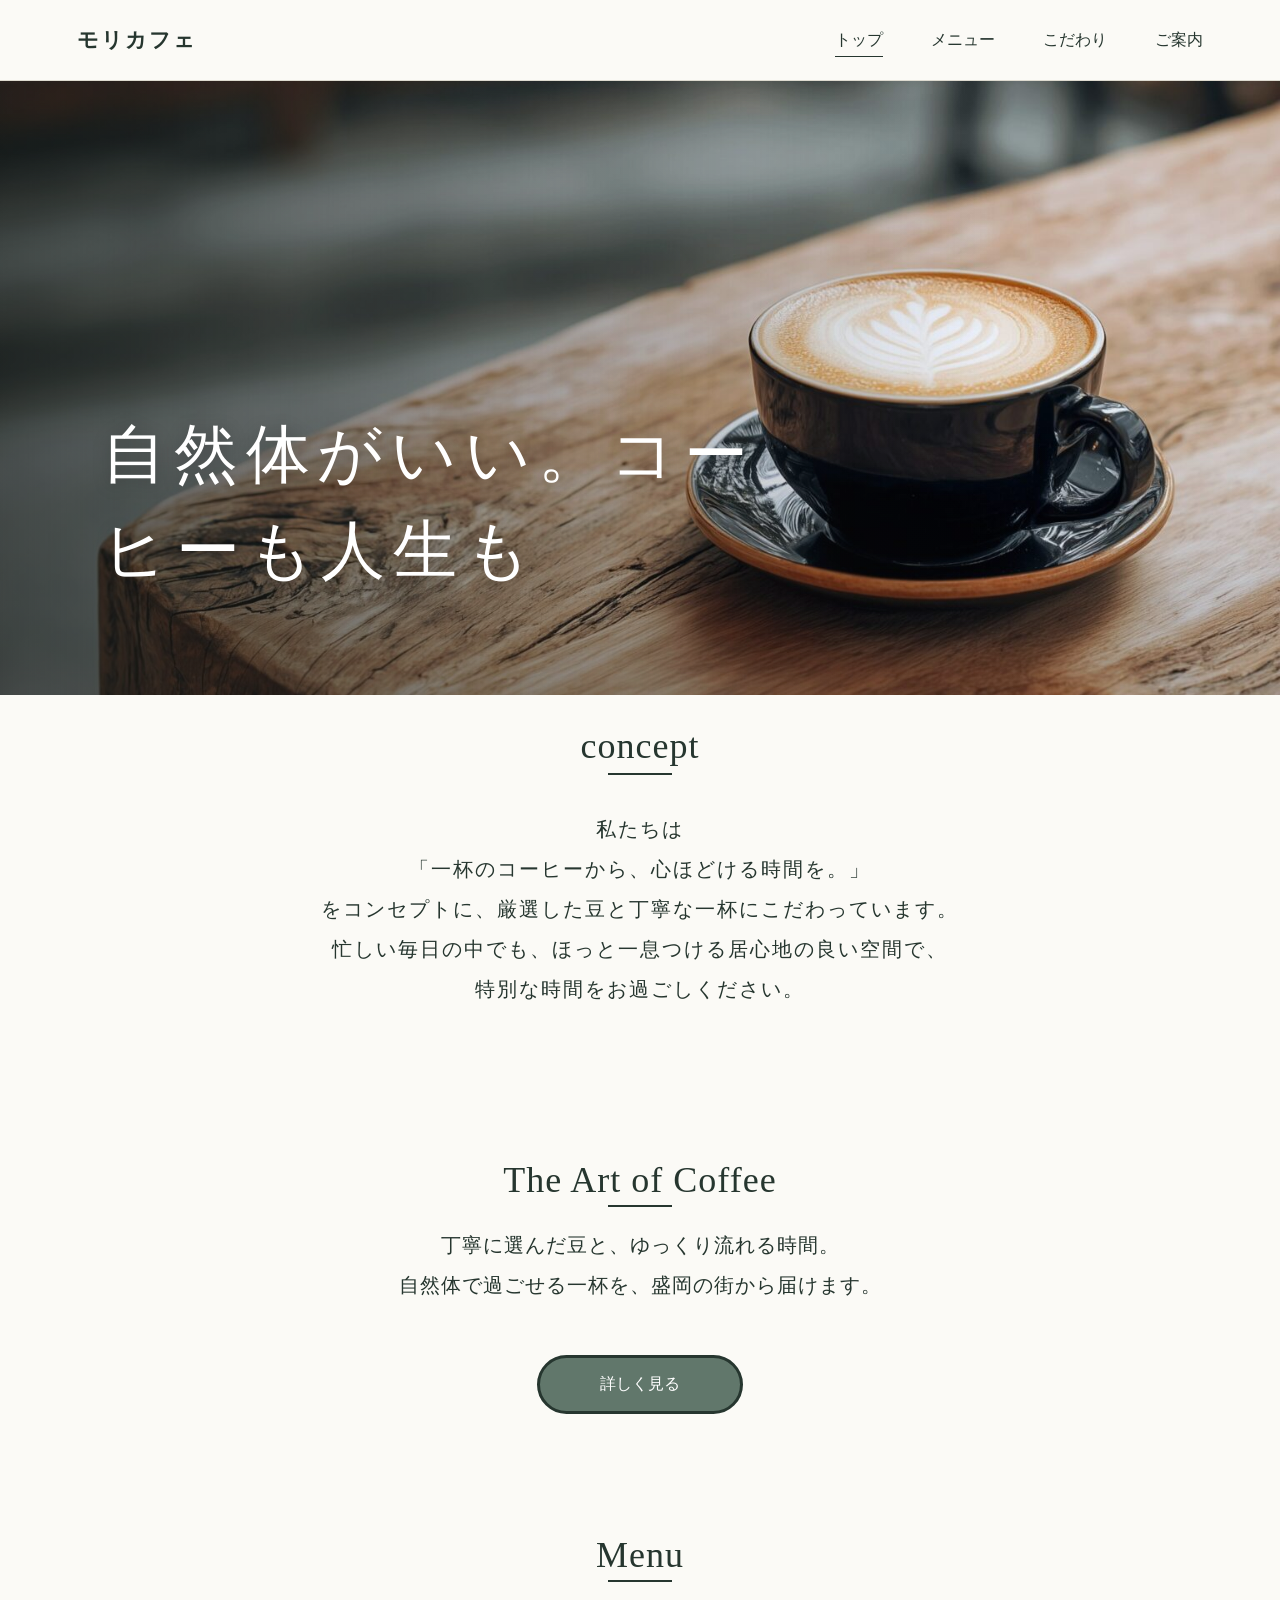
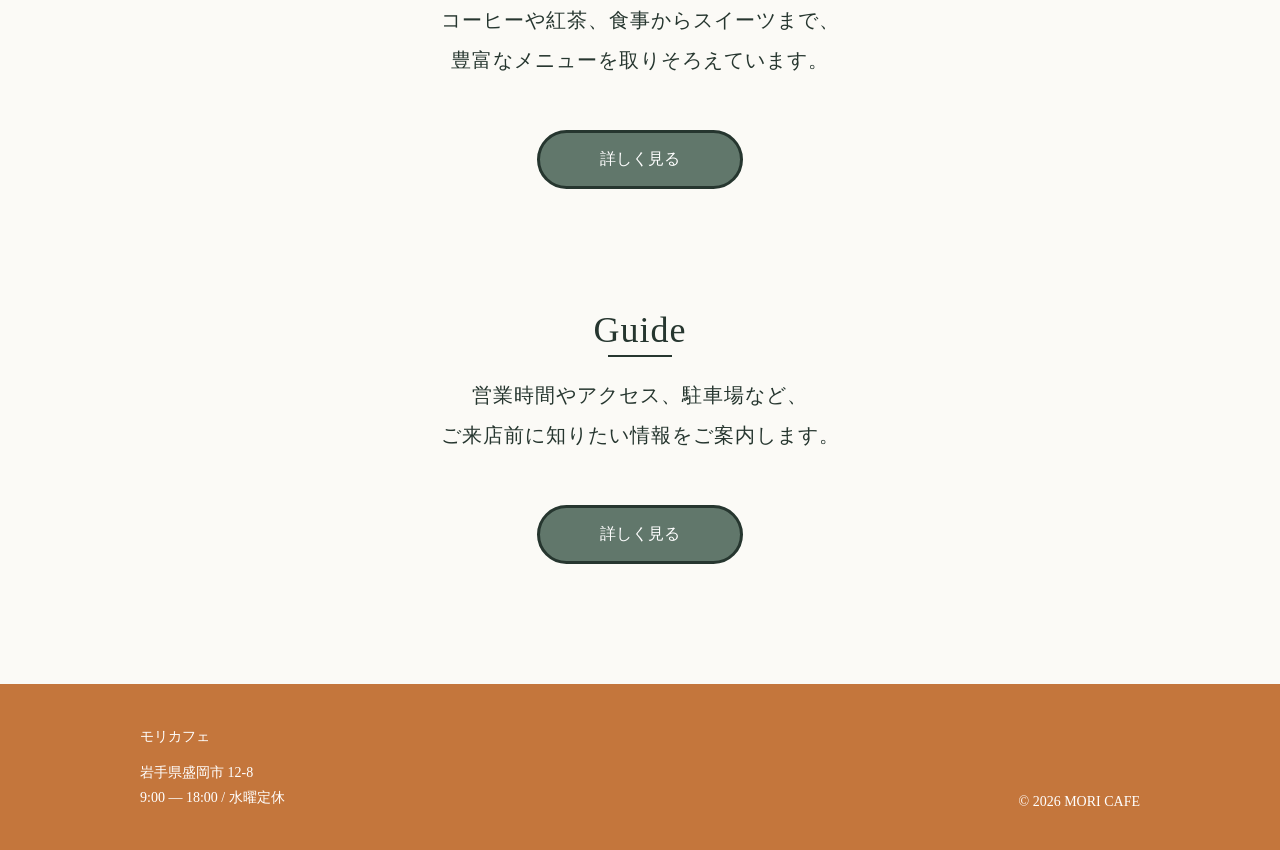
<file: index.html>
<!DOCTYPE html>
<html lang="ja">

<head>
    <meta charset="UTF-8">
    <meta name="viewport" content="width=device-width, initial-scale=1.0">
    <link rel="stylesheet" href="style.css">
    <link rel="stylesheet" href="top.css">
    <title>モリカフェ-トップページ</title>
</head>

<body>

    <!-- ヘッダー -->
    <header class="site-header">
        <div class="header-inner">
            <h1 class="logo">モリカフェ</h1>
            <nav class="nav">
                <ul>
                    <li><a href="#" aria-current="page">トップ</a></li>
                    <li><a href="menu.html">メニュー</a></li>
                    <li><a href="recommendation.html">こだわり</a></li>
                    <li><a href="guide.html">ご案内</a></li>
                </ul>
            </nav>
        </div>
    </header>
    <main class="main-color">
        <!-- メインビジュアル -->
        <div class="main-visual">
            <img src="img/top-cofe.jpg" alt="テーブルの上のコーヒー">
            <div class="main-visual-text">自然体がいい。コーヒーも人生も</div>
        </div>
        <section class="section-content">
            <!-- コンセプト -->
            <p class="concept-heading">concept</p>
            <p class="concept-title">
                私たちは<br>「一杯のコーヒーから、心ほどける時間を。」<br>をコンセプトに、厳選した豆と丁寧な一杯にこだわっています。<br>忙しい毎日の中でも、ほっと一息つける居心地の良い空間で、<br>特別な時間をお過ごしください。
            </p>
            <!-- お店のこだわりページへの導線 -->
            <p class="content-heading">The Art of Coffee</p>
            <p class="content-text">丁寧に選んだ豆と、ゆっくり流れる時間。<br>自然体で過ごせる一杯を、盛岡の街から届けます。</p>
            <a class="content-link" href="recommendation.html">詳しく見る</a>

            <!-- メニューページへの導線 -->
            <p class="content-heading">Menu</p>
            <p class="content-text">コーヒーや紅茶、食事からスイーツまで、<br>豊富なメニューを取りそろえています。</p>
            <a class="content-link" href="menu.html">詳しく見る</a>
            <!-- ガイドページへの導線 -->
            <p class="content-heading">Guide</p>
            <p class="content-text">営業時間やアクセス、駐車場など、<br>ご来店前に知りたい情報をご案内します。</p>
            <a class="content-link" href="guide.html">詳しく見る</a>
        </section>
    </main>

    <!-- フッター -->
    <footer class="site-footer">
        <div class="footer-inner">
            <div class="footer-info">
                <p class="footer-shop-name">モリカフェ</p>
                <p>岩手県盛岡市 12-8</p>
                <p>9:00 — 18:00 / 水曜定休</p>
            </div>
            <div class="footer-copyright">
                <p>&copy; 2026 MORI CAFE</p>
            </div>
        </div>
    </footer>
</body>

</html>
</file>
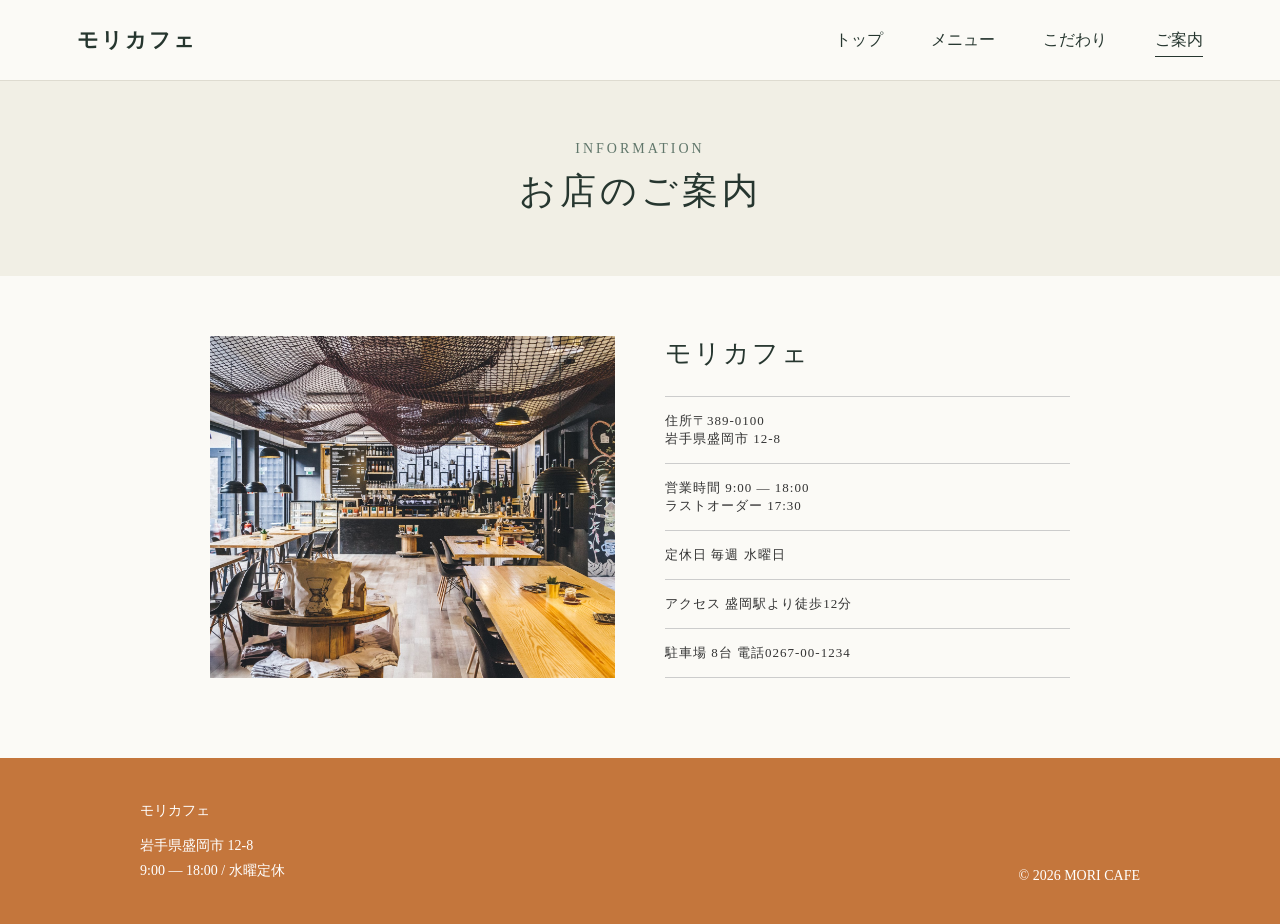
<file: guide.html>
<!DOCTYPE html>
<html lang="ja">

<head>
    <meta charset="UTF-8">
    <meta name="viewport" content="width=device-width, initial-scale=1.0">
    <title>モリカフェ - お店のご案内</title>
    <link rel="stylesheet" href="guide.css">
    <link rel="stylesheet" href="style.css">
</head>

<body>

    <!-- ヘッダー -->
    <header class="site-header">
        <div class="header-inner">
            <h1 class="logo">モリカフェ</h1>
            <nav class="nav">
                <ul>
                    <li><a href="index.html">トップ</a></li>
                    <li><a href="menu.html">メニュー</a></li>
                    <li><a href="recommendation.html">こだわり</a></li>
                    <li><a href="#" aria-current="page">ご案内</a></li>
                </ul>
            </nav>
        </div>
    </header>

    <section class="hero-section">
        <p class="en-title">information</p>
        <h2 class="main-title">お店のご案内</h2>
    </section>

    <main class="container">
        <div class="info-content">
            <div class="info-image">
                <img src="img/cafe-interior.jpg" alt="モリカフェの内観">
            </div>
            <div class="info-details">
                <h3 class="shop-name">モリカフェ</h3>

                <div class="info-item">
                    <p>住所〒389-0100<br>岩手県盛岡市 12-8</p>
                </div>

                <div class="info-item">
                    <p>営業時間 9:00 — 18:00<br>ラストオーダー 17:30</p>
                </div>

                <div class="info-item">
                    <p>定休日 毎週 水曜日</p>
                </div>

                <div class="info-item">
                    <p>アクセス 盛岡駅より徒歩12分</p>
                </div>

                <div class="info-item">
                    <p>駐車場 8台 電話0267-00-1234</p>
                </div>
            </div>
        </div>
    </main>

    <!-- フッター -->
    <footer class="site-footer">
        <div class="footer-inner">
            <div class="footer-info">
                <p class="footer-shop-name">モリカフェ</p>
                <p>岩手県盛岡市 12-8</p>
                <p>9:00 — 18:00 / 水曜定休</p>
            </div>
            <div class="footer-copyright">
                <p>&copy; 2026 MORI CAFE</p>
            </div>
        </div>
    </footer>

</body>

</html>
</file>
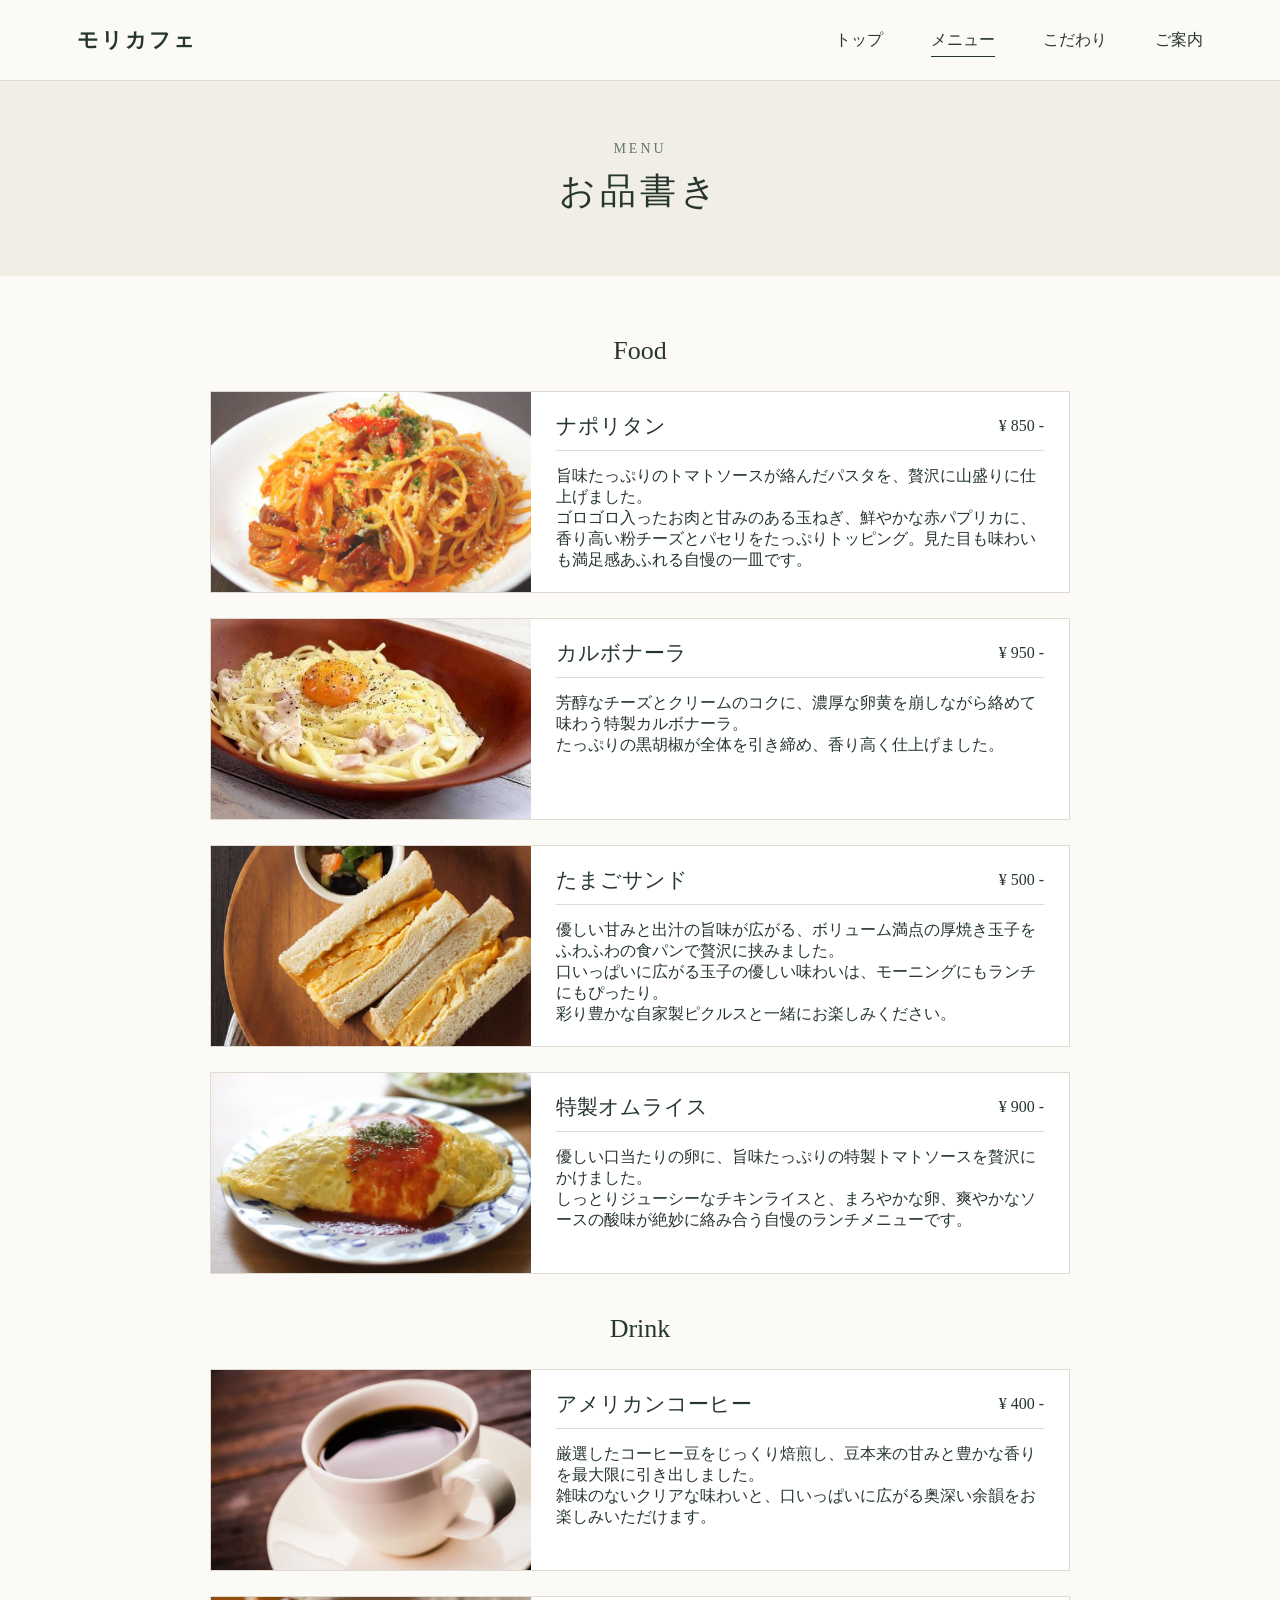
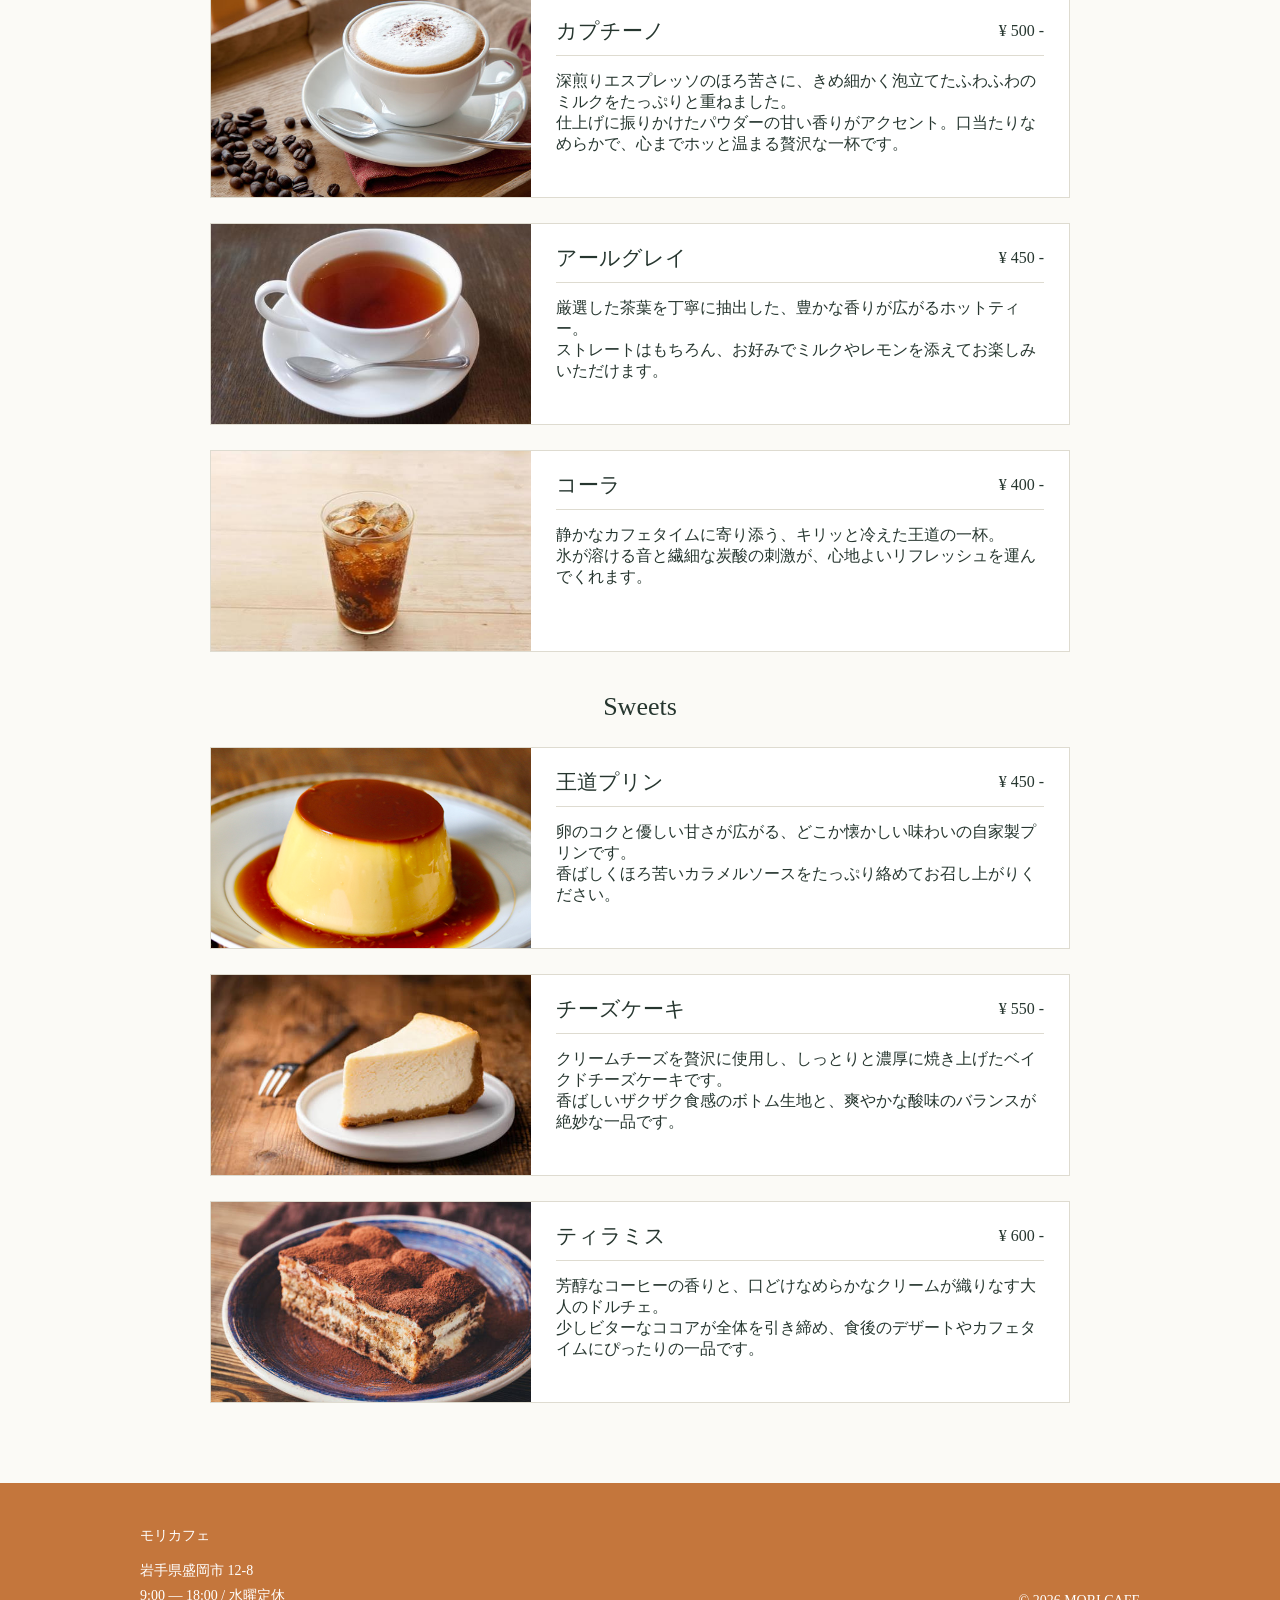
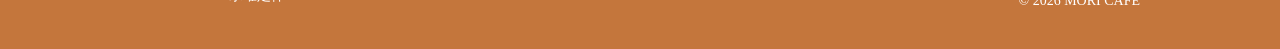
<file: menu.html>
<!DOCTYPE html>
<html lang="ja">

<head>
    <meta charset="UTF-8">
    <meta name="viewport" content="width=device-width, initial-scale=1.0">
    <title>ご提供メニュー</title>
    <link rel="stylesheet" href="style.css">
    <link rel="stylesheet" href="menu.css">
</head>

<body>
    <!-- ヘッダー -->
    <header class="site-header">
        <div class="header-inner">
            <h1 class="logo">モリカフェ</h1>
            <nav class="nav">
                <ul>
                    <li><a href="index.html">トップ</a></li>
                    <li><a href="#" aria-current="page">メニュー</a></li>
                    <li><a href="recommendation.html">こだわり</a></li>
                    <li><a href="guide.html">ご案内</a></li>
                </ul>
            </nav>
        </div>
    </header>

    <section class="hero-section">
        <p class="en-title">menu</p>
        <h2 class="main-title">お品書き</h2>
    </section>

    <main class="content-inner">
    <h2 class="section-title">Food</h2>

    <div class="menu-card">
      <div class="menu-card-img">
        <img src="img/napoli.jpg" alt="ナポリタン">
      </div>
      <div class="menu-card-body">
        <div class="menu-card-header">
          <h3>ナポリタン</h3>
          <span class="price">¥ 850 -</span>
        </div>
        <p class="description">
          旨味たっぷりのトマトソースが絡んだパスタを、贅沢に山盛りに仕上げました。<br>
          ゴロゴロ入ったお肉と甘みのある玉ねぎ、鮮やかな赤パプリカに、<br>
          香り高い粉チーズとパセリをたっぷりトッピング。見た目も味わいも満足感あふれる自慢の一皿です。
        </p>
      </div>
    </div>

    <div class="menu-card">
      <div class="menu-card-img">
        <img src="img/karubo.jpg" alt="カルボナーラ">
      </div>
      <div class="menu-card-body">
        <div class="menu-card-header">
          <h3>カルボナーラ</h3>
          <span class="price">¥ 950 -</span>
        </div>
        <p class="description">
          芳醇なチーズとクリームのコクに、濃厚な卵黄を崩しながら絡めて味わう特製カルボナーラ。<br>
          たっぷりの黒胡椒が全体を引き締め、香り高く仕上げました。

        </p>
      </div>
    </div>

    <div class="menu-card">
      <div class="menu-card-img">
        <img src="img/TKP.avif" alt="たまごサンド">
      </div>
      <div class="menu-card-body">
        <div class="menu-card-header">
          <h3>たまごサンド</h3>
          <span class="price">¥ 500 -</span>
        </div>
        <p class="description">
         優しい甘みと出汁の旨味が広がる、ボリューム満点の厚焼き玉子をふわふわの食パンで贅沢に挟みました。<br>
         口いっぱいに広がる玉子の優しい味わいは、モーニングにもランチにもぴったり。<br>
         彩り豊かな自家製ピクルスと一緒にお楽しみください。
        </p>
      </div>
    </div>

     <div class="menu-card">
      <div class="menu-card-img">
        <img src="img/omu.jpg" alt="特製オムライス">
      </div>
      <div class="menu-card-body">
        <div class="menu-card-header">
          <h3>特製オムライス</h3>
          <span class="price">¥ 900 -</span>
        </div>
        <p class="description">
         優しい口当たりの卵に、旨味たっぷりの特製トマトソースを贅沢にかけました。<br>
         しっとりジューシーなチキンライスと、まろやかな卵、爽やかなソースの酸味が絶妙に絡み合う自慢のランチメニューです。
        </p>
      </div>
    </div>

    <h2 class="section-title">Drink</h2>

     <div class="menu-card">
      <div class="menu-card-img">
        <img src="img/coffe.avif" alt="アメリカンコーヒー">
      </div>
      <div class="menu-card-body">
        <div class="menu-card-header">
          <h3>アメリカンコーヒー</h3>
          <span class="price">¥ 400 -</span>
        </div>
        <p class="description">
         厳選したコーヒー豆をじっくり焙煎し、豆本来の甘みと豊かな香りを最大限に引き出しました。<br>
         雑味のないクリアな味わいと、口いっぱいに広がる奥深い余韻をお楽しみいただけます。
        </p>
      </div>
    </div>

     <div class="menu-card">
      <div class="menu-card-img">
        <img src="img/capu.jpg" alt="カプチーノ">
      </div>
      <div class="menu-card-body">
        <div class="menu-card-header">
          <h3>カプチーノ</h3>
          <span class="price">¥ 500 -</span>
        </div>
        <p class="description">
         深煎りエスプレッソのほろ苦さに、きめ細かく泡立てたふわふわのミルクをたっぷりと重ねました。<br>
         仕上げに振りかけたパウダーの甘い香りがアクセント。口当たりなめらかで、心までホッと温まる贅沢な一杯です。
        </p>
      </div>
    </div>

    <div class="menu-card">
      <div class="menu-card-img">
        <img src="img/a-ru.jpeg" alt="アールグレイ">
      </div>
      <div class="menu-card-body">
        <div class="menu-card-header">
          <h3>アールグレイ</h3>
          <span class="price">¥ 450 -</span>
        </div>
        <p class="description">
         厳選した茶葉を丁寧に抽出した、豊かな香りが広がるホットティー。<br>
         ストレートはもちろん、お好みでミルクやレモンを添えてお楽しみいただけます。
        </p>
      </div>
    </div>

    <div class="menu-card">
      <div class="menu-card-img">
        <img src="img/ko-ra2.jpg" alt="コーラ">
      </div>
      <div class="menu-card-body">
        <div class="menu-card-header">
          <h3>コーラ</h3>
          <span class="price">¥ 400 -</span>
        </div>
        <p class="description">
         静かなカフェタイムに寄り添う、キリッと冷えた王道の一杯。<br>
         氷が溶ける音と繊細な炭酸の刺激が、心地よいリフレッシュを運んでくれます。
        </p>
      </div>
    </div>

    <h2 class="section-title">Sweets</h2>

    <div class="menu-card">
      <div class="menu-card-img">
        <img src="img/purin.jpg" alt="固めのプリン">
      </div>
      <div class="menu-card-body">
        <div class="menu-card-header">
          <h3>王道プリン</h3>
          <span class="price">¥ 450 -</span>
        </div>
        <p class="description">
         卵のコクと優しい甘さが広がる、どこか懐かしい味わいの自家製プリンです。<br>
         香ばしくほろ苦いカラメルソースをたっぷり絡めてお召し上がりください。
        </p>
      </div>
    </div>

     <div class="menu-card">
      <div class="menu-card-img">
        <img src="img/ti-zu.jpg" alt="チーズケーキ">
      </div>
      <div class="menu-card-body">
        <div class="menu-card-header">
          <h3>チーズケーキ</h3>
          <span class="price">¥ 550 -</span>
        </div>
        <p class="description">
         クリームチーズを贅沢に使用し、しっとりと濃厚に焼き上げたベイクドチーズケーキです。<br>
         香ばしいザクザク食感のボトム生地と、爽やかな酸味のバランスが絶妙な一品です。
        </p>
      </div>
    </div>

    <div class="menu-card">
      <div class="menu-card-img">
        <img src="img/tera.jpg" alt="ティラミス">
      </div>
      <div class="menu-card-body">
        <div class="menu-card-header">
          <h3>ティラミス</h3>
          <span class="price">¥ 600 -</span>
        </div>
        <p class="description">
         芳醇なコーヒーの香りと、口どけなめらかなクリームが織りなす大人のドルチェ。<br>
         少しビターなココアが全体を引き締め、食後のデザートやカフェタイムにぴったりの一品です。
        </p>
      </div>
    </div>
  </main>
    

    <!-- フッター -->
    <footer class="site-footer">
        <div class="footer-inner">
            <div class="footer-info">
                <p class="footer-shop-name">モリカフェ</p>
                <p>岩手県盛岡市 12-8</p>
                <p>9:00 — 18:00 / 水曜定休</p>
            </div>
            <div class="footer-copyright">
                <p>&copy; 2026 MORI CAFE</p>
            </div>
        </div>
    </footer>

</body>

</html>
</file>
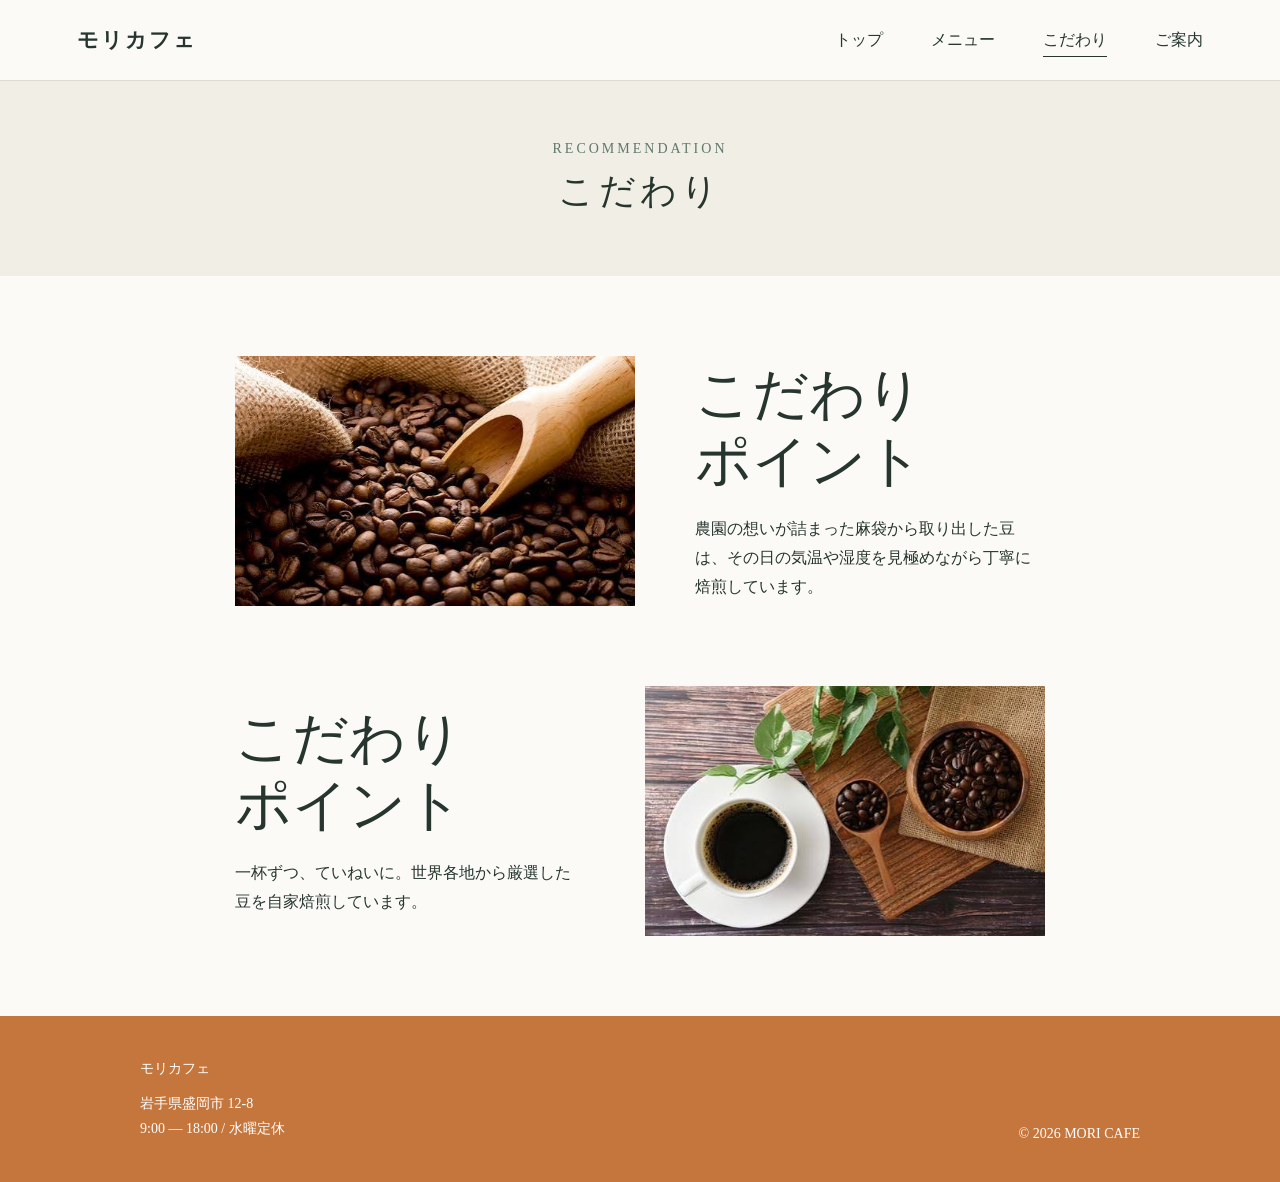
<file: recommendation.html>
<!DOCTYPE html>
<html lang="ja">

<head>
    <meta charset="UTF-8">
    <meta name="viewport" content="width = device-width, initial-scale=1.0">
    <link rel="stylesheet" href="style.css">
    <link rel="stylesheet" href="recommendation.css">
    <title>モリカフェ</title>
</head>

<body>

    <header class="site-header">
        <div class="header-inner">
            <h1 class="logo">モリカフェ</h1>
            <nav class="nav">
                <ul>
                    <li><a href="index.html">トップ</a></li>
                    <li><a href="menu.html">メニュー</a></li>
                    <li><a href="#" aria-current="page">こだわり</a></li>
                    <li><a href="guide.html">ご案内</a></li>
                </ul>
            </nav>
        </div>
    </header>


<main>

    <section class="hero-section">
        <p class="en-title">recommendation</p>
        <h2 class="main-title">こだわり</h2>
    </section>

    <section class="recommendation">
        <img src="img/git-coffee.jpg" alt="コーヒー豆">

        <div class="text">
            <h2>こだわり<br>ポイント</h2>
            <p>
                農園の想いが詰まった麻袋から取り出した豆は、その日の気温や湿度を見極めながら丁寧に焙煎しています。
            </p>
        </div>
    </section>

    <section class="recommendation">

        <div class="text">
            <h2>こだわり<br>ポイント</h2>
            <p>
                一杯ずつ、ていねいに。世界各地から厳選した豆を自家焙煎しています。
            </p>
        </div>

        <img src="img/git-cof.jpg" alt="コーヒー">
    </section>

    </main>



    <!-- フッター -->
    <footer class="site-footer">
        <div class="footer-inner">
            <div class="footer-info">
                <p class="footer-shop-name">モリカフェ</p>
                <p>岩手県盛岡市 12-8</p>
                <p>9:00 — 18:00 / 水曜定休</p>
            </div>
            <div class="footer-copyright">
                <p>&copy; 2026 MORI CAFE</p>
            </div>
        </div>
    </footer>

</body>


</html>
</file>
<file: style.css>
* {
    box-sizing: border-box;
    margin: 0;
    padding: 0;
}

body {
    color: #26362f;
    background: #fbfaf6;
}

/* ヘッダー */
.site-header {
    padding: 26px 6%;
    border-bottom: 1px solid #dedbd0;
}

.header-inner,
.nav ul,
.footer-inner {
    display: flex;
    align-items: center;
    justify-content: space-between;
}

.logo {
    font-size: 21px;
    letter-spacing: 2px;
}

.nav ul {
    gap: 48px;
    list-style: none;
}

.nav a {
    color: #26362f;
    text-decoration: none;
    padding-bottom: 8px;
}

.nav a:hover,
.nav a[aria-current="page"] {
    border-bottom: 1px solid #26362f;
}

/* ページタイトル */
.hero-section {
    padding: 60px 20px;
    background: #f1efe5;
    text-align: center;
}

.en-title {
    margin-bottom: 10px;
    color: #61776b;
    font-size: 14px;
    letter-spacing: 3px;
    text-transform: uppercase;
}

.main-title {
    font-size: 36px;
    font-weight: normal;
    letter-spacing: 4px;
}

/* フッター */
.site-footer {
    margin-top: 80px;
    padding: 40px;
    background: #c4763c;
    color: #ffffff;
}

.footer-inner {
    max-width: 1000px;
    margin: 0 auto;
    align-items: flex-end;
}

.footer-info p {
    font-size: 14px;
    line-height: 1.8;
}

.footer-shop-name {
    margin-bottom: 10px;
}

.footer-copyright {
    font-size: 14px;
}
* {
    box-sizing: border-box;
    margin: 0;
    padding: 0;
}

body {
    color: #26362f;
    background: #fbfaf6;
}

/* ヘッダー */
.site-header {
    padding: 26px 6%;
    border-bottom: 1px solid #dedbd0;
}

.header-inner,
.nav ul,
.footer-inner {
    display: flex;
    align-items: center;
    justify-content: space-between;
}

.logo {
    font-size: 21px;
    letter-spacing: 2px;
}

.nav ul {
    gap: 48px;
    list-style: none;
}

.nav a {
    color: #26362f;
    text-decoration: none;
    padding-bottom: 8px;
}

.nav a:hover,
.nav a[aria-current="page"] {
    border-bottom: 1px solid #26362f;
}

/* ページタイトル */
.hero-section {
    padding: 60px 20px;
    background: #f1efe5;
    text-align: center;
}

.en-title {
    margin-bottom: 10px;
    color: #61776b;
    font-size: 14px;
    letter-spacing: 3px;
    text-transform: uppercase;
}

.main-title {
    font-size: 36px;
    font-weight: normal;
    letter-spacing: 4px;
}

/* フッター */
.site-footer {
    margin-top: 80px;
    padding: 40px;
    background: #c4763c;
    color: #ffffff;
}

.footer-inner {
    max-width: 1000px;
    margin: 0 auto;
    align-items: flex-end;
}

.footer-info p {
    font-size: 14px;
    line-height: 1.8;
}

.footer-shop-name {
    margin-bottom: 10px;
}

.footer-copyright {
    font-size: 14px;
}
</file>
<file: top.css>
.main-color {
    background-color: #fbfaf6;
}

.site-footer {
    margin-top: 0;
}

.main-visual {
    position: relative;
    height: clamp(380px, 48vw, 660px);
    overflow: hidden;
    margin-bottom: 30px;
}

.main-visual img {
    display: block;
    width: 100%;
    height: 100%;
    object-fit: cover;
    object-position: 65% 70%;
}

.main-visual::after {
    position: absolute;
    inset: 0;
    background:
        linear-gradient(90deg, rgba(24, 28, 25, 0.66), rgba(24, 28, 25, 0.3) 38%, transparent 78%),
        linear-gradient(0deg, rgba(24, 28, 25, 0.16), transparent 45%);
    content: "";
    pointer-events: none;
}

.main-visual-text {
    position: absolute;
    bottom: clamp(32px, 8vw, 96px);
    left: clamp(24px, 8%, 120px);
    z-index: 1;
    max-width: 720px;
    color: #ffffff;
    font-size: clamp(30px, 5vw, 64px);
    font-weight: 500;
    letter-spacing: 0.12em;
    line-height: 1.5;
    text-shadow: 0 2px 18px rgba(0, 0, 0, 0.24);
}

.section-content {
    color: #26362f;
    text-align: center;
}

.concept-heading {
    font-size: 36px;
    letter-spacing: 1px;
    margin-bottom: 42px;
    position: relative;
}

.concept-heading::before {
    background-color: #26362f;
    content: "";
    height: 2px;
    width: 5%;
    bottom: -8px;
    position: absolute;
    left: 50%;
    transform: translateX(-50%);
}

.concept-title {
    font-size: 20px;
    letter-spacing: 2px;
    line-height: 2;
    margin-bottom: 150px;
}


.content-heading {
    font-size: 36px;
    letter-spacing: 1px;
    margin-bottom: 24px;
    position: relative;
}

.content-heading::before {
    background-color: #26362f;
    content: "";
    height: 2px;
    width: 5%;
    bottom: -6px;
    position: absolute;
    left: 50%;
    transform: translateX(-50%);
}

.content-text {
    font-size: 20px;
    line-height: 2;
    letter-spacing: 1px;
    margin-bottom: 50px;
}

.content-link {
    display: inline-block;
    background-color: #61776b;
    border-radius: 35px;
    color: #ffffff;
    font-size: 16px;
    padding: 16px 60px;
    text-decoration: none;
    transition: opacity 0.2s ease;
    margin-bottom: 120px;
    border: 3px solid #26362f;
}

.content-link:hover {
    opacity: 0.8;
}
</file>
<file: guide.css>
/* コンテンツ */
.container {
  max-width: 900px;
  margin: 60px auto;
  padding: 0 20px;
}

.info-content {
  display: flex;
  gap: 50px;
  align-items: stretch;
}

.info-image {
  flex: 1;
}

.info-image img {
  display: block;
  width: 100%;
  height: 100%;
  object-fit: cover;
}

.info-details {
  flex: 1;
}

.shop-name {
  font-size: 26px;
  font-weight: normal;
  letter-spacing: 2px;
  margin-bottom: 25px;
}

.info-item {
  border-top: 1px solid #cccccc;
  padding: 15px 0;
  font-size: 13px;
  letter-spacing: 1px;
  color: #333333;
}

.info-item:last-child {
  border-bottom: 1px solid #cccccc;
}
</file>
<file: menu.css>
/* メニュー */
.content-inner {
    max-width: 900px;
    margin: 60px auto;
    padding: 0 20px;
}

.section-title {
    margin: 40px 0 25px;
    text-align: center;
    font-size: 26px;
    font-weight: normal;
}

.menu-card {
    display: flex;
    margin-bottom: 25px;
    border: 1px solid #dedbd0;
    background: #ffffff;
}

.menu-card-img {
    flex: 0 0 320px;
}

.menu-card-img img {
    width: 100%;
    height: 100%;
    object-fit: cover;
}

.menu-card-img {
  width: 280px;         
  height: 200px;        
  object-fit: cover;    
  flex-shrink: 0;      
}


.menu-card-body {
    flex: 1;
    padding: 20px 25px;
}

.menu-card-header {
    display: flex;
    justify-content: space-between;
    align-items: center;
    margin-bottom: 15px;
    padding-bottom: 10px;
    border-bottom: 1px solid #dedbd0;
}

.menu-card-header h3 {
    font-size: 21px;
    font-weight: normal;
}
</file>
<file: recommendation.css>
@charset "UTF-8";

/* こだわりポイント */

.recommendation{
    display: flex;
    justify-content: center;
    align-items: center;
    gap: 60px;

    max-width: 1000px;
    margin: 80px auto;
}

.recommendation img{
    width: 400px;
    height: 250px;

    object-fit: cover;
}

.text{
    width: 350px;
}

.text h2{
    font-size: 56px;
    font-weight: normal;
    line-height: 1.2;

    margin-bottom: 20px;
}

.text p{
    line-height: 1.8;
}

.reverse{
    flex-direction: row-reverse;
}
</file>
